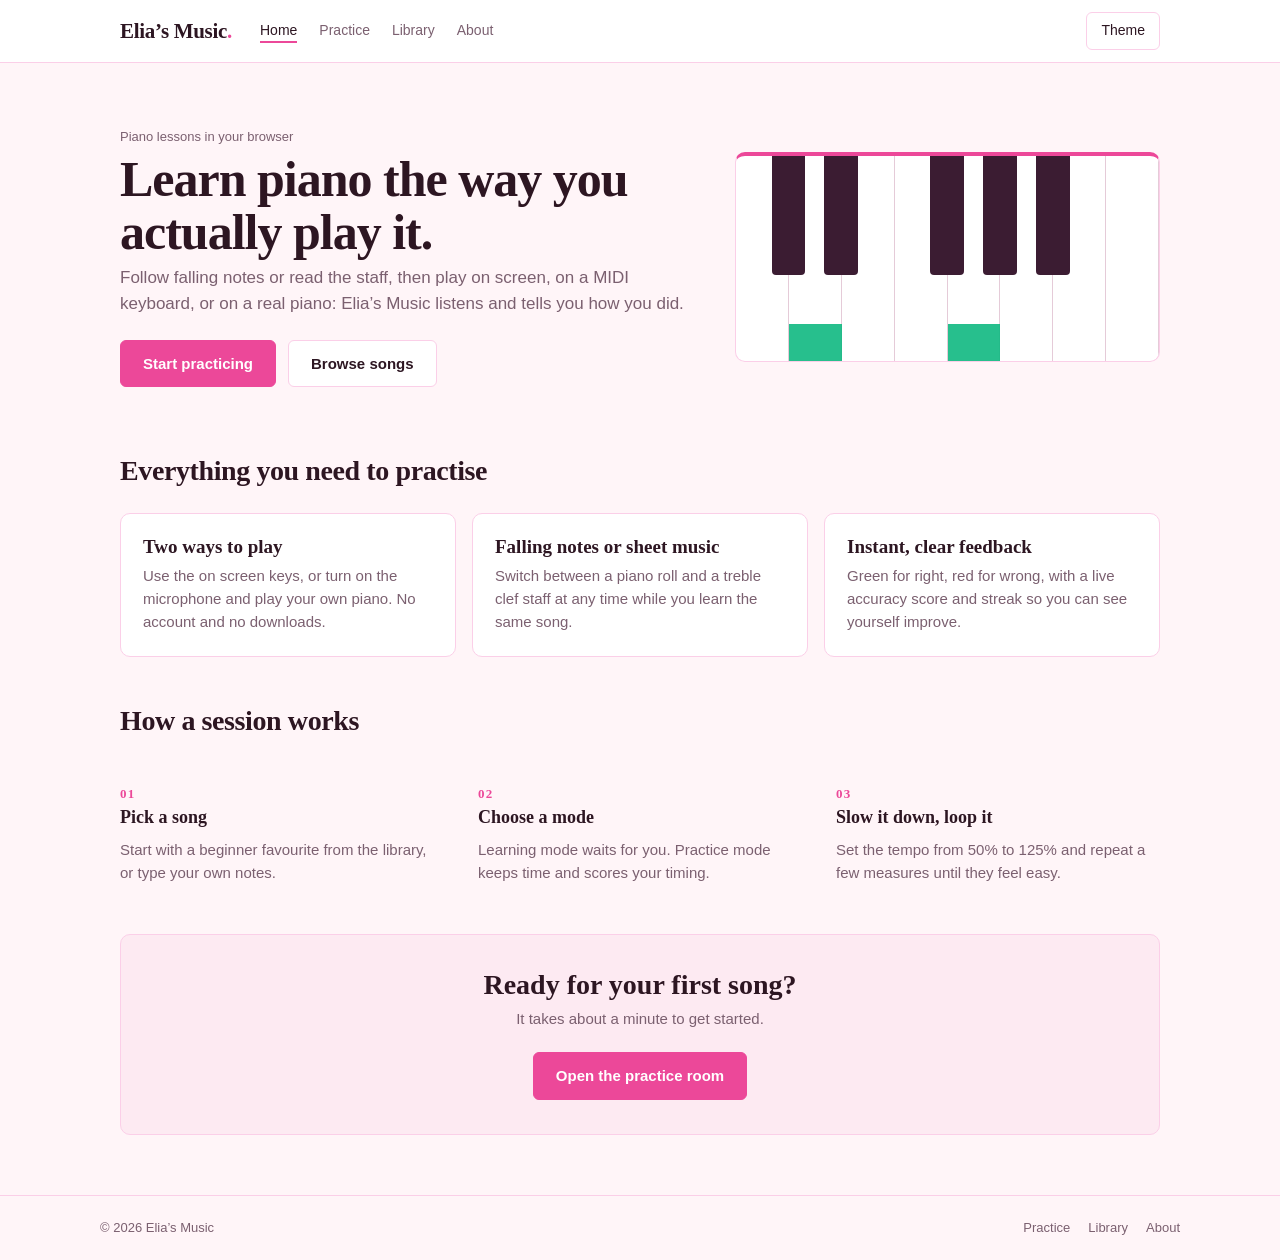
<file: index.html>
<!DOCTYPE html>
<html lang="en"><head><meta charset="utf-8">
<meta name="viewport" content="width=device-width, initial-scale=1, viewport-fit=cover">
<title>Elia's Music | Learn piano note by note</title>
<meta name="description" content="Elia's Music: learn piano with falling notes, sheet music and live feedback, in your browser.">
<link rel="stylesheet" href="styles.css"><script src="site.js"></script></head><body>
<nav><div class="in"><a class="logo serif" href="index.html">Elia&rsquo;s Music<i>.</i></a>
<ul><li><a class=cur href="index.html">Home</a></li><li><a href="practice.html">Practice</a></li><li><a href="library.html">Library</a></li><li><a href="about.html">About</a></li></ul><button id="theme" title="Toggle light / dark">Theme</button></div></nav>
<main><section class="hero"><div><div class="crumb">Piano lessons in your browser</div>
<h1 class="serif">Learn piano the way you actually play it.</h1>
<p class="lead">Follow falling notes or read the staff, then play on screen, on a MIDI keyboard, or on a real piano: Elia&rsquo;s Music listens and tells you how you did.</p>
<div class="btns"><a class="btn pri" href="practice.html">Start practicing</a><a class="btn" href="library.html">Browse songs</a></div></div>
<div class="keys" aria-hidden="true"><i></i><i></i><i></i><i></i><i></i><i></i><i></i><i></i><b style="left:8.4%"></b><b style="left:20.9%"></b><b style="left:45.9%"></b><b style="left:58.4%"></b><b style="left:70.9%"></b><em style="left:12.5%"></em><em style="left:50%"></em></div></section>
<h2 class="sec">Everything you need to practise</h2>
<div class="cards">
<div class="card"><h3>Two ways to play</h3><p>Use the on screen keys, or turn on the microphone and play your own piano. No account and no downloads.</p></div>
<div class="card"><h3>Falling notes or sheet music</h3><p>Switch between a piano roll and a treble clef staff at any time while you learn the same song.</p></div>
<div class="card"><h3>Instant, clear feedback</h3><p>Green for right, red for wrong, with a live accuracy score and streak so you can see yourself improve.</p></div></div>
<h2 class="sec">How a session works</h2>
<div class="cols"><div><span class="n">01</span><h2 class="serif">Pick a song</h2><p>Start with a beginner favourite from the library, or type your own notes.</p></div>
<div><span class="n">02</span><h2 class="serif">Choose a mode</h2><p>Learning mode waits for you. Practice mode keeps time and scores your timing.</p></div>
<div><span class="n">03</span><h2 class="serif">Slow it down, loop it</h2><p>Set the tempo from 50% to 125% and repeat a few measures until they feel easy.</p></div></div>
<div class="cta"><h2>Ready for your first song?</h2><p>It takes about a minute to get started.</p><div class="btns"><a class="btn pri" href="practice.html">Open the practice room</a></div></div></main>
<footer><div><span>&copy; 2026 Elia&rsquo;s Music</span><span class="fl"><a href="practice.html">Practice</a><a href="library.html">Library</a><a href="about.html">About</a></span></div></footer>
</body></html>
</file>
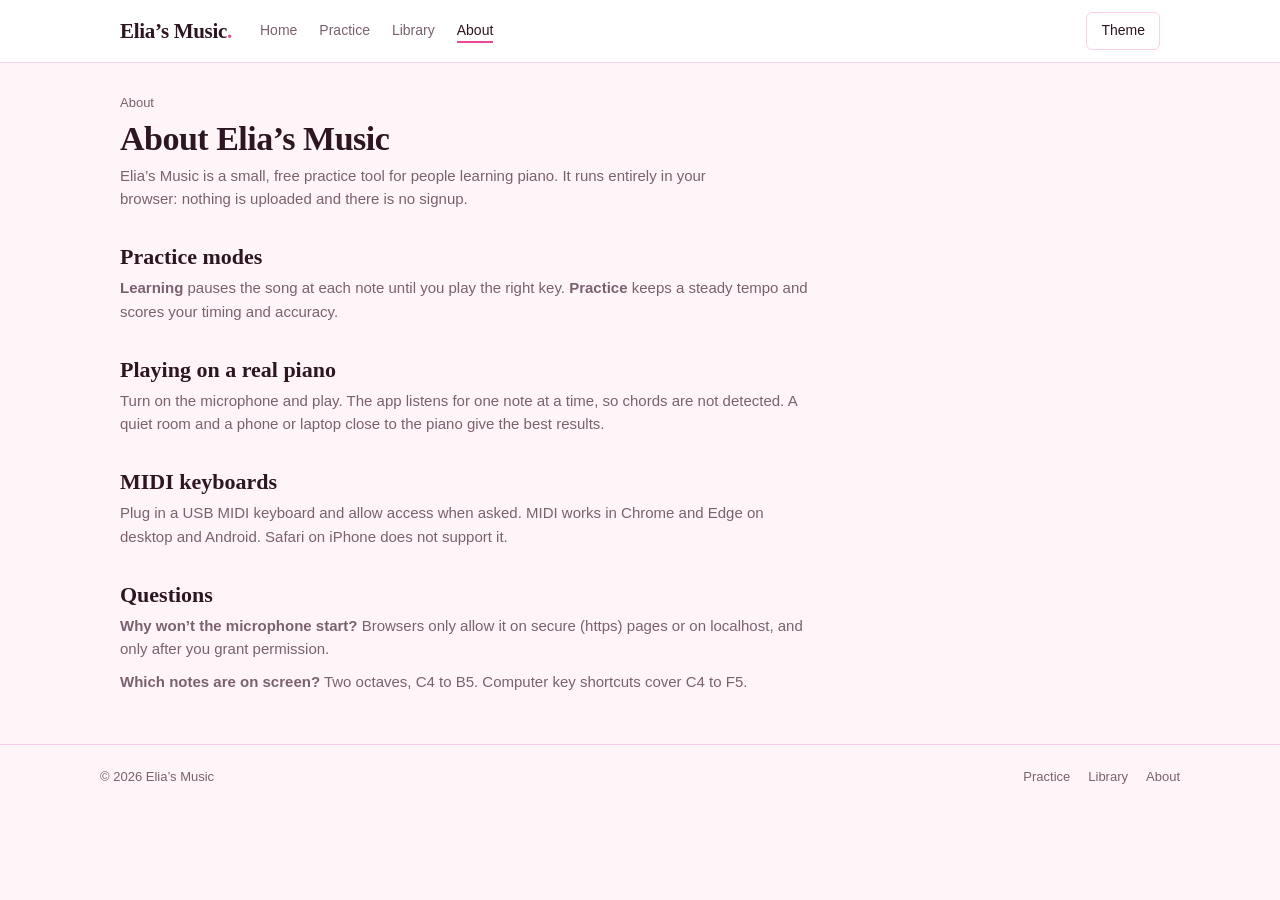
<file: about.html>
<!DOCTYPE html>
<html lang="en"><head><meta charset="utf-8">
<meta name="viewport" content="width=device-width, initial-scale=1, viewport-fit=cover">
<title>About | Elia's Music</title>
<meta name="description" content="Elia's Music: learn piano with falling notes, sheet music and live feedback, in your browser.">
<link rel="stylesheet" href="styles.css"><script src="site.js"></script></head><body>
<nav><div class="in"><a class="logo serif" href="index.html">Elia&rsquo;s Music<i>.</i></a>
<ul><li><a href="index.html">Home</a></li><li><a href="practice.html">Practice</a></li><li><a href="library.html">Library</a></li><li><a class=cur href="about.html">About</a></li></ul><button id="theme" title="Toggle light / dark">Theme</button></div></nav>
<main><div class="crumb">About</div><h1 class="serif">About Elia&rsquo;s Music</h1>
<div class="prose"><p class="lead">Elia&rsquo;s Music is a small, free practice tool for people learning piano. It runs entirely in your browser: nothing is uploaded and there is no signup.</p>
<h2>Practice modes</h2><p><b>Learning</b> pauses the song at each note until you play the right key. <b>Practice</b> keeps a steady tempo and scores your timing and accuracy.</p>
<h2>Playing on a real piano</h2><p>Turn on the microphone and play. The app listens for one note at a time, so chords are not detected. A quiet room and a phone or laptop close to the piano give the best results.</p>
<h2>MIDI keyboards</h2><p>Plug in a USB MIDI keyboard and allow access when asked. MIDI works in Chrome and Edge on desktop and Android. Safari on iPhone does not support it.</p>
<h2>Questions</h2><p><b>Why won&rsquo;t the microphone start?</b> Browsers only allow it on secure (https) pages or on localhost, and only after you grant permission.</p>
<p><b>Which notes are on screen?</b> Two octaves, C4 to B5. Computer key shortcuts cover C4 to F5.</p></div></main>
<footer><div><span>&copy; 2026 Elia&rsquo;s Music</span><span class="fl"><a href="practice.html">Practice</a><a href="library.html">Library</a><a href="about.html">About</a></span></div></footer>
</body></html>
</file>
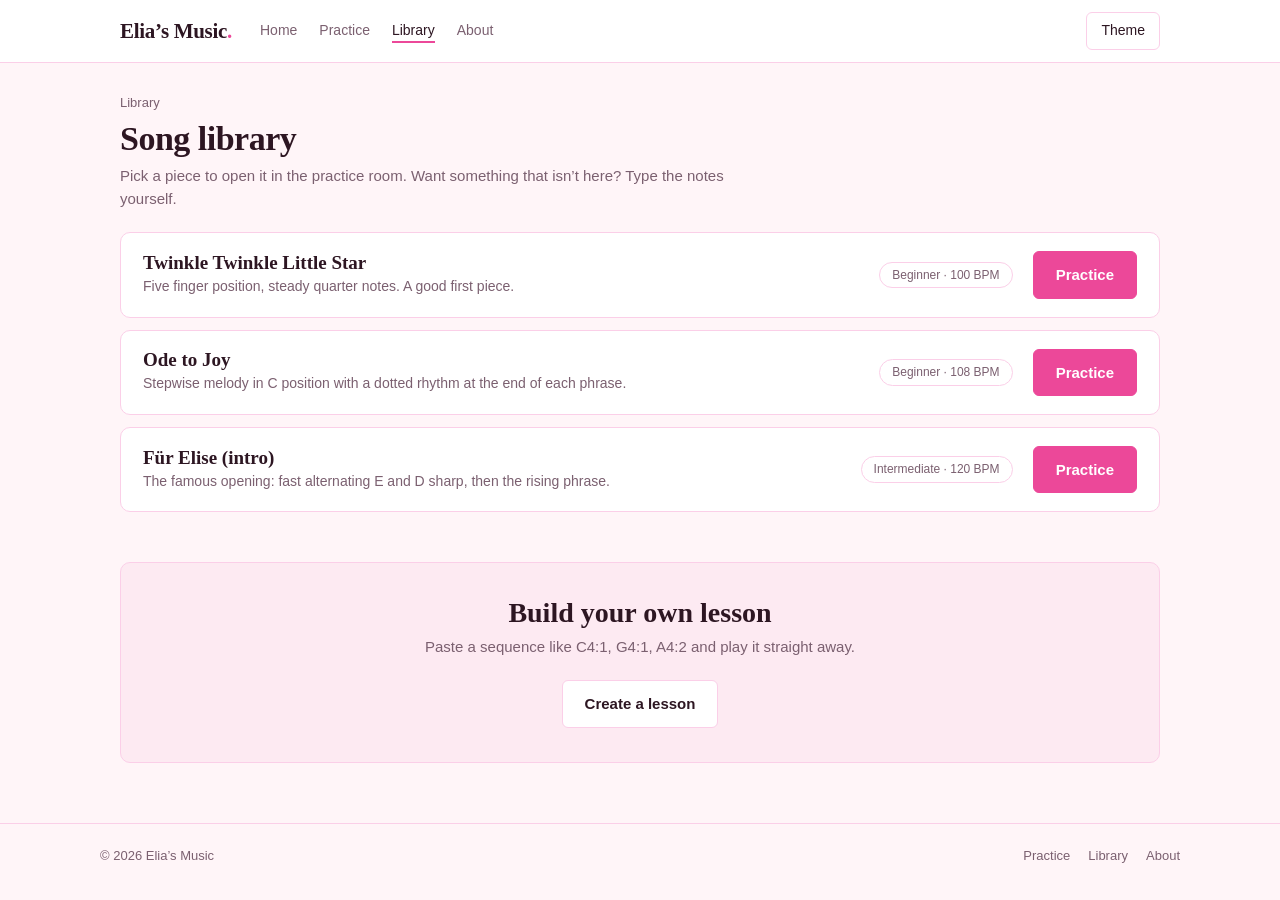
<file: library.html>
<!DOCTYPE html>
<html lang="en"><head><meta charset="utf-8">
<meta name="viewport" content="width=device-width, initial-scale=1, viewport-fit=cover">
<title>Library | Elia's Music</title>
<meta name="description" content="Elia's Music: learn piano with falling notes, sheet music and live feedback, in your browser.">
<link rel="stylesheet" href="styles.css"><script src="site.js"></script></head><body>
<nav><div class="in"><a class="logo serif" href="index.html">Elia&rsquo;s Music<i>.</i></a>
<ul><li><a href="index.html">Home</a></li><li><a href="practice.html">Practice</a></li><li><a class=cur href="library.html">Library</a></li><li><a href="about.html">About</a></li></ul><button id="theme" title="Toggle light / dark">Theme</button></div></nav>
<main><div class="crumb">Library</div><h1 class="serif">Song library</h1>
<p class="lead">Pick a piece to open it in the practice room. Want something that isn&rsquo;t here? Type the notes yourself.</p>
<div class="row"><div><h3>Twinkle Twinkle Little Star</h3><p>Five finger position, steady quarter notes. A good first piece.</p></div><span class="tag">Beginner &middot; 100 BPM</span><a class="btn pri" href="practice.html?song=Twinkle%20Twinkle%20Little%20Star">Practice</a></div><div class="row"><div><h3>Ode to Joy</h3><p>Stepwise melody in C position with a dotted rhythm at the end of each phrase.</p></div><span class="tag">Beginner &middot; 108 BPM</span><a class="btn pri" href="practice.html?song=Ode%20to%20Joy">Practice</a></div><div class="row"><div><h3>Für Elise (intro)</h3><p>The famous opening: fast alternating E and D sharp, then the rising phrase.</p></div><span class="tag">Intermediate &middot; 120 BPM</span><a class="btn pri" href="practice.html?song=F%C3%BCr%20Elise%20%28intro%29">Practice</a></div>
<div class="cta"><h2>Build your own lesson</h2><p>Paste a sequence like C4:1, G4:1, A4:2 and play it straight away.</p><div class="btns"><a class="btn" href="practice.html#create">Create a lesson</a></div></div></main>
<footer><div><span>&copy; 2026 Elia&rsquo;s Music</span><span class="fl"><a href="practice.html">Practice</a><a href="library.html">Library</a><a href="about.html">About</a></span></div></footer>
</body></html>
</file>
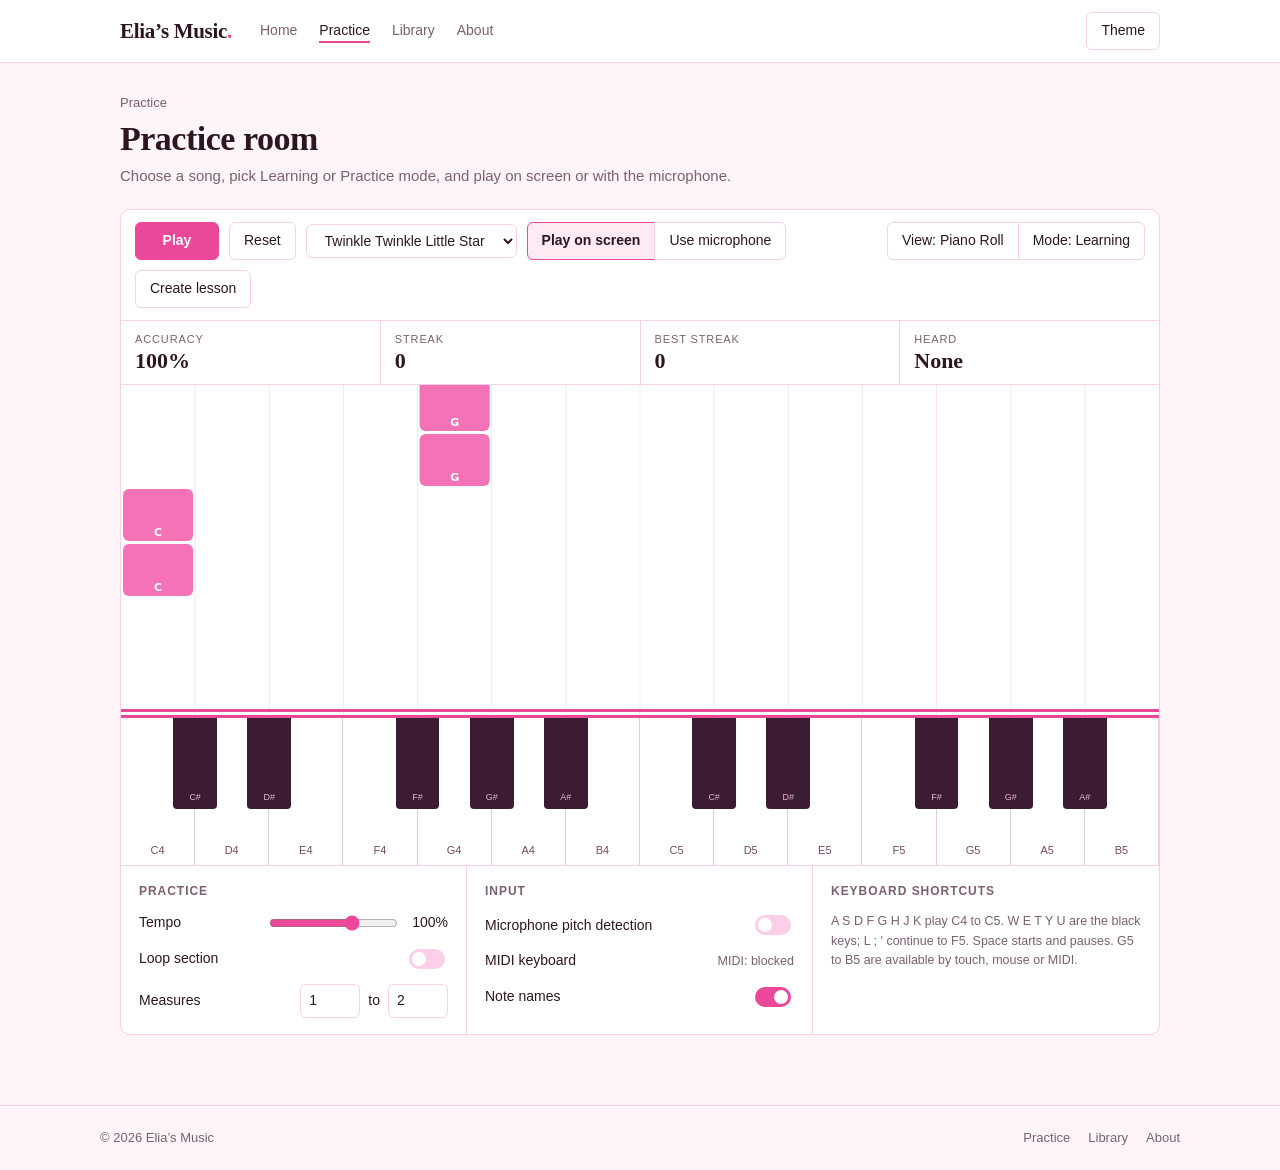
<file: practice.html>
<!DOCTYPE html>
<html lang="en"><head><meta charset="utf-8">
<meta name="viewport" content="width=device-width, initial-scale=1, viewport-fit=cover">
<title>Practice | Elia's Music</title>
<meta name="description" content="Elia's Music: learn piano with falling notes, sheet music and live feedback, in your browser.">
<link rel="stylesheet" href="styles.css"><script src="site.js"></script></head><body>
<nav><div class="in"><a class="logo serif" href="index.html">Elia&rsquo;s Music<i>.</i></a>
<ul><li><a href="index.html">Home</a></li><li><a class=cur href="practice.html">Practice</a></li><li><a href="library.html">Library</a></li><li><a href="about.html">About</a></li></ul><button id="theme" title="Toggle light / dark">Theme</button></div></nav>
<main><div class="crumb">Practice</div><h1 class="serif">Practice room</h1>
<p class="lead">Choose a song, pick Learning or Practice mode, and play on screen or with the microphone.</p>
<section class="player" id="player">
<div class="top">
<button class="pri" id="play">Play</button><button id="reset">Reset</button>
<select id="song" aria-label="Song"></select>
<div class="seg"><button id="inScreen" class="on">Play on screen</button><button id="inMic">Use microphone</button></div><span class="sp"></span>
<div class="seg"><button id="modeView">View: Piano Roll</button><button id="modePlay">Mode: Learning</button></div>
<button id="custom">Create lesson</button>
</div>
<div class="stats"><div class="stat"><span>Accuracy</span><b id="acc">100%</b></div><div class="stat"><span>Streak</span><b id="streak">0</b></div><div class="stat"><span>Best streak</span><b id="best">0</b></div><div class="stat"><span>Heard</span><b id="det">None</b></div></div>
<div id="micbar"><span id="micTxt">Microphone off</span><div class="meter"><i id="lvl"></i></div></div>
<div id="stage"><canvas id="roll"></canvas><svg id="sheet" viewBox="0 0 800 220" preserveAspectRatio="xMidYMid meet"></svg><div id="msg"></div></div>
<div id="kb"></div>
<div class="opts">
<div><h3>Practice</h3>
<label>Tempo <span class="r"><input type="range" id="tempo" min="50" max="125" value="100"><span id="tv" style="width:40px;text-align:right">100%</span></span></label>
<label>Loop section <input type="checkbox" class="sw" id="loop"></label>
<label>Measures <span class="r"><input type="number" id="l1" min="1" value="1"> to <input type="number" id="l2" min="1" value="2"></span></label></div>
<div><h3>Input</h3>
<label>Microphone pitch detection <input type="checkbox" class="sw" id="mic"></label>
<label>MIDI keyboard <small id="midiSt">Checking…</small></label>
<label>Note names <input type="checkbox" class="sw" id="names" checked></label></div>
<div><h3>Keyboard shortcuts</h3><p class="note" style="margin:0">A S D F G H J K play C4 to C5. W E T Y U are the black keys; L ; ' continue to F5. Space starts and pauses. G5 to B5 are available by touch, mouse or MIDI.</p></div>
</div>
</section>
<div style="height:30px"></div></main>
<footer><div><span>&copy; 2026 Elia&rsquo;s Music</span><span class="fl"><a href="practice.html">Practice</a><a href="library.html">Library</a><a href="about.html">About</a></span></div></footer>
<div id="modal"><div>
<h3>Create a custom lesson</h3>
<input type="text" id="cname" placeholder="Lesson name" value="My Lesson">
<textarea id="cseq">C4:1, C4:1, G4:1, G4:1, A4:1, A4:1, G4:2</textarea>
<small>Format NOTE:beats, separated by commas. Use R:1 for a rest and # for sharps, for example F#4:0.5.</small>
<div id="cerr" style="color:var(--bad)"></div>
<div style="display:flex;gap:8px;justify-content:flex-end"><button id="ccancel">Cancel</button><button class="pri" id="cok">Add &amp; play</button></div>
</div></div>
<script src="app.js"></script>
</body></html>
</file>
<file: styles.css>
:root{--bg:#FFF5F8;--card:#fff;--ink:#2D1622;--mute:#7b6070;--pink:#EC4899;--bd:#FBCFE8;--ok:#10b981;--bad:#e11d48;--bk:#3b1c32;--wk:#fff;--tile:#f472b6;--soft:#fdeaf2;--nav:#ffffffee;box-sizing:border-box;padding-top:env(safe-area-inset-top,0px);padding-bottom:env(safe-area-inset-bottom,0px)}
@media (prefers-color-scheme:dark){:root:not([data-theme=light]){--bg:#1E121A;--card:#2a1824;--ink:#FFF1F5;--mute:#c6a3b6;--bd:#4a2438;--bk:#0f0910;--wk:#fdf2f6;--soft:#33202b;--nav:#1e121aee;color-scheme:dark}}
:root[data-theme=dark]{--bg:#1E121A;--card:#2a1824;--ink:#FFF1F5;--mute:#c6a3b6;--bd:#4a2438;--bk:#0f0910;--wk:#fdf2f6;--soft:#33202b;--nav:#1e121aee;color-scheme:dark}
*{box-sizing:border-box}html,body{margin:0;min-height:100%}
body{background:var(--bg);color:var(--ink);font:15px/1.55 -apple-system,BlinkMacSystemFont,"Segoe UI",Inter,Roboto,sans-serif}
a{color:inherit;text-decoration:none}
.serif{font-family:Georgia,"Iowan Old Style","Times New Roman",serif}
nav{position:sticky;top:0;z-index:5;background:var(--nav);backdrop-filter:blur(8px);border-bottom:1px solid var(--bd)}
nav .in{max-width:1080px;margin:0 auto;padding:12px 20px;display:flex;align-items:center;gap:28px}
.logo{font-size:21px;font-weight:700;letter-spacing:-.3px}.logo i{color:var(--pink);font-style:normal}
nav ul{display:flex;gap:22px;list-style:none;margin:0;padding:0;flex:1;font-size:14px;color:var(--mute)}
nav ul a:hover,nav ul .cur{color:var(--ink)}nav ul .cur{border-bottom:2px solid var(--pink);padding-bottom:3px}
main{max-width:1080px;margin:0 auto;padding:30px 20px 10px}
.crumb{font-size:13px;color:var(--mute);margin-bottom:6px}
h1{font-size:34px;line-height:1.15;margin:0 0 6px;letter-spacing:-.5px;font-weight:600}
.lead{color:var(--mute);max-width:620px;margin:0 0 22px}
button,select,input[type=number],textarea,input[type=text]{font:inherit;font-size:14px;color:var(--ink);background:var(--card);border:1px solid var(--bd);border-radius:6px;padding:7px 14px}
button{cursor:pointer;transition:border-color .15s,background .15s}button:hover{border-color:var(--pink)}
button.pri{background:var(--pink);border-color:var(--pink);color:#fff;font-weight:600;min-width:84px}
button.pri:hover{background:#db2777}
.seg button.on{background:var(--soft);border-color:var(--pink);font-weight:600}#micbar{display:none;align-items:center;gap:14px;padding:10px 14px;border-bottom:1px solid var(--bd);background:var(--soft);font-size:14px}#micbar.show{display:flex}.meter{flex:1;max-width:260px;height:8px;border-radius:4px;background:var(--bd);overflow:hidden}.meter i{display:block;height:100%;width:0;background:var(--pink)}
.link{border:0;background:none;padding:0;color:var(--pink);font-weight:600}
select{max-width:100%}
.player{background:var(--card);border:1px solid var(--bd);border-radius:10px;overflow:hidden}
.top{display:flex;flex-wrap:wrap;gap:10px;align-items:center;padding:12px 14px;border-bottom:1px solid var(--bd)}
.top .sp{flex:1}
.seg{display:inline-flex}.seg button{border-radius:0;margin-left:-1px}.seg button:first-child{border-radius:6px 0 0 6px;margin:0}.seg button:last-child{border-radius:0 6px 6px 0}
.stats{display:flex;border-bottom:1px solid var(--bd)}
.stat{flex:1;padding:10px 14px;border-right:1px solid var(--bd)}.stat:last-child{border:0}
.stat span{display:block;font-size:11px;text-transform:uppercase;letter-spacing:.08em;color:var(--mute)}
.stat b{font:600 22px Georgia,serif}
#stage{position:relative;height:min(46vh,330px);background:var(--card)}
#roll,#sheet{position:absolute;inset:0;width:100%;height:100%}#sheet{display:none}
#msg{position:absolute;left:0;right:0;top:12px;text-align:center;font-weight:600;font-size:14px;pointer-events:none;color:var(--pink)}
#kb{position:relative;height:150px;display:flex;border-top:3px solid var(--pink);overflow:hidden;user-select:none;touch-action:none;background:var(--wk)}
.w{flex:1;border-right:1px solid #e5cbd8;background:var(--wk);display:flex;align-items:flex-end;justify-content:center;padding-bottom:6px;font-size:11px;color:#7a4a62;transition:background .08s}
.b{position:absolute;top:0;height:62%;width:4.2%;background:var(--bk);border-radius:0 0 4px 4px;z-index:2;display:flex;align-items:flex-end;justify-content:center;padding-bottom:4px;font-size:9px;color:#e9b5d0;transition:background .08s}
.w.down,.b.down{background:var(--tile)}.w.ok,.b.ok{background:var(--ok)!important;color:#fff}.w.bad,.b.bad{background:var(--bad)!important;color:#fff}
.hide .w,.hide .b{color:transparent}
.opts{display:grid;grid-template-columns:repeat(auto-fit,minmax(260px,1fr));gap:0;border-top:1px solid var(--bd)}
.opts>div{padding:16px 18px;display:grid;gap:12px;align-content:start;border-right:1px solid var(--bd)}.opts>div:last-child{border:0}
.opts h3{margin:0;font-size:12px;text-transform:uppercase;letter-spacing:.08em;color:var(--mute);font-weight:600}
label{display:flex;align-items:center;justify-content:space-between;gap:10px;font-size:14px}
label .r{display:flex;align-items:center;gap:8px}
input[type=range]{accent-color:var(--pink)}input[type=number]{width:60px;padding:5px 8px}
.sw{appearance:none;width:36px;height:20px;border-radius:12px;background:var(--bd);position:relative;cursor:pointer;border:0;padding:0;transition:.2s;flex:none}
.sw:checked{background:var(--pink)}.sw::after{content:"";position:absolute;top:3px;left:3px;width:14px;height:14px;border-radius:50%;background:#fff;transition:.2s}.sw:checked::after{left:19px}
small,.note{color:var(--mute);font-size:12.5px}
.cols{display:grid;grid-template-columns:repeat(auto-fit,minmax(240px,1fr));gap:34px;margin:44px 0 20px}
.cols h2{font-size:18px;margin:0 0 6px;font-weight:600}.cols p{margin:0;color:var(--mute)}
.cols .n{color:var(--pink);font:600 13px Georgia,serif;letter-spacing:.1em}
footer{border-top:1px solid var(--bd);margin-top:30px;padding:22px 20px;color:var(--mute);font-size:13px}
footer div{max-width:1080px;margin:0 auto;display:flex;justify-content:space-between;flex-wrap:wrap;gap:10px}
#modal{position:fixed;inset:0;background:#0006;display:none;align-items:center;justify-content:center;z-index:9;padding:14px}
#modal>div{background:var(--card);border:1px solid var(--bd);border-radius:10px;padding:22px;max-width:520px;width:100%;display:grid;gap:12px}
#modal h3{margin:0;font:600 20px Georgia,serif}textarea{width:100%;min-height:100px;font-family:ui-monospace,Menlo,monospace;font-size:13px}
@media(max-width:700px){nav ul{display:none}nav .in{justify-content:space-between}h1{font-size:27px}.stat b{font-size:18px}.stat{padding:8px 10px}.opts>div{border-right:0;border-bottom:1px solid var(--bd)}}

.btns{display:flex;gap:12px;flex-wrap:wrap;margin-top:22px}
.btn{display:inline-block;padding:11px 22px;border-radius:6px;border:1px solid var(--bd);background:var(--card);font-weight:600;font-size:15px}
.btn:hover{border-color:var(--pink)}.btn.pri{background:var(--pink);border-color:var(--pink);color:#fff}.btn.pri:hover{background:#db2777}
.hero{display:grid;grid-template-columns:1.15fr .85fr;gap:40px;align-items:center;padding:34px 0 20px}
.hero h1{font-size:50px;line-height:1.06;letter-spacing:-1px}.hero .lead{font-size:17px}
.keys{display:flex;height:210px;border:1px solid var(--bd);border-radius:10px;overflow:hidden;position:relative;background:var(--wk);border-top:4px solid var(--pink)}
.keys i{flex:1;border-right:1px solid #e5cbd8}.keys i:last-child{border:0}.keys b{position:absolute;top:0;width:8%;height:58%;background:var(--bk);border-radius:0 0 4px 4px}
.keys em{position:absolute;bottom:0;width:12.5%;height:18%;background:var(--ok);opacity:.9}
.cards{display:grid;grid-template-columns:repeat(auto-fit,minmax(260px,1fr));gap:16px;margin:26px 0}
.card{background:var(--card);border:1px solid var(--bd);border-radius:10px;padding:22px}
.card h3{margin:0 0 6px;font:600 19px Georgia,serif}.card p{margin:0;color:var(--mute)}
h2.sec{font:600 28px Georgia,serif;letter-spacing:-.4px;margin:48px 0 4px}
.cta{background:var(--soft);border:1px solid var(--bd);border-radius:10px;padding:34px;margin:50px 0 20px;text-align:center}
.cta h2{font:600 28px Georgia,serif;margin:0 0 6px}.cta p{color:var(--mute);margin:0}.cta .btns{justify-content:center}
.row{display:grid;grid-template-columns:1fr auto auto;gap:20px;align-items:center;background:var(--card);border:1px solid var(--bd);border-radius:10px;padding:18px 22px;margin-bottom:12px}
.row h3{margin:0;font:600 19px Georgia,serif}.row p{margin:2px 0 0;color:var(--mute);font-size:14px}
.tag{font-size:12px;border:1px solid var(--bd);border-radius:20px;padding:3px 12px;color:var(--mute);white-space:nowrap}
.prose{max-width:700px}.prose h2{font:600 22px Georgia,serif;margin:34px 0 6px}.prose p{color:var(--mute);margin:0 0 10px}
footer .fl{display:flex;gap:18px}
@media(max-width:800px){.hero{grid-template-columns:1fr}.hero h1{font-size:36px}.row{grid-template-columns:1fr}}
</file>
